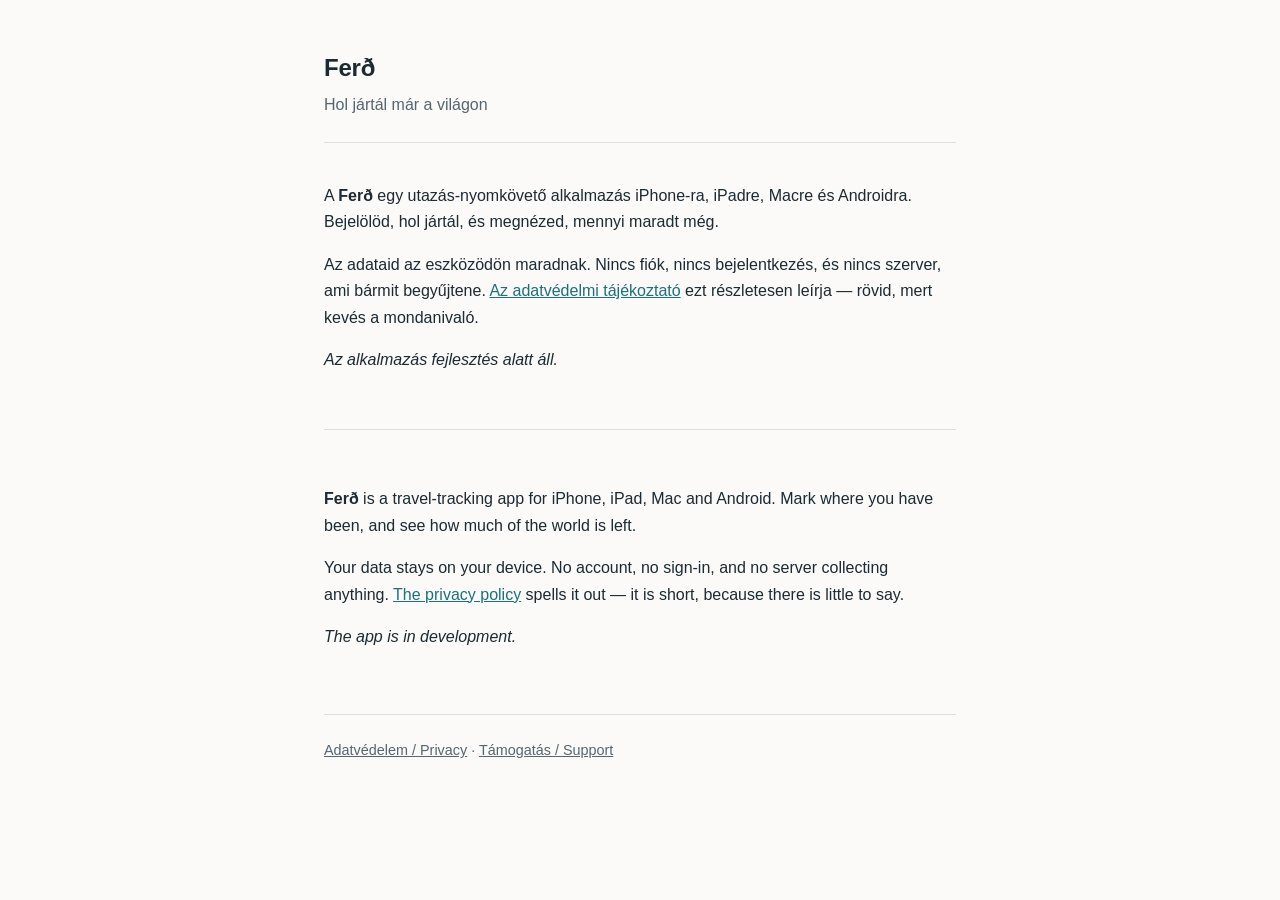
<file: index.html>
<!DOCTYPE html>
<html lang="hu">
<head>
<meta charset="utf-8">
<meta name="viewport" content="width=device-width, initial-scale=1">
<title>Ferð</title>
<meta name="description" content="Ferð — utazás-nyomkövető alkalmazás. Hol jártál már a világon.">
<link rel="stylesheet" href="style.css">
</head>
<body>
<div class="wrap">

<header class="site">
  <div class="name">Ferð</div>
  <div class="tag">Hol jártál már a világon</div>
</header>

<p>A <strong>Ferð</strong> egy utazás-nyomkövető alkalmazás iPhone-ra, iPadre, Macre és Androidra.
Bejelölöd, hol jártál, és megnézed, mennyi maradt még.</p>

<p>Az adataid az eszközödön maradnak. Nincs fiók, nincs bejelentkezés, és nincs szerver, ami bármit
begyűjtene. <a href="privacy.html">Az adatvédelmi tájékoztató</a> ezt részletesen leírja — rövid,
mert kevés a mondanivaló.</p>

<p><em>Az alkalmazás fejlesztés alatt áll.</em></p>

<hr>

<p><strong>Ferð</strong> is a travel-tracking app for iPhone, iPad, Mac and Android. Mark where you
have been, and see how much of the world is left.</p>

<p>Your data stays on your device. No account, no sign-in, and no server collecting anything.
<a href="privacy.html">The privacy policy</a> spells it out — it is short, because there is little to
say.</p>

<p><em>The app is in development.</em></p>

<footer class="site">
  <a href="privacy.html">Adatvédelem / Privacy</a> · <a href="support.html">Támogatás / Support</a>
</footer>

</div>
</body>
</html>
</file>
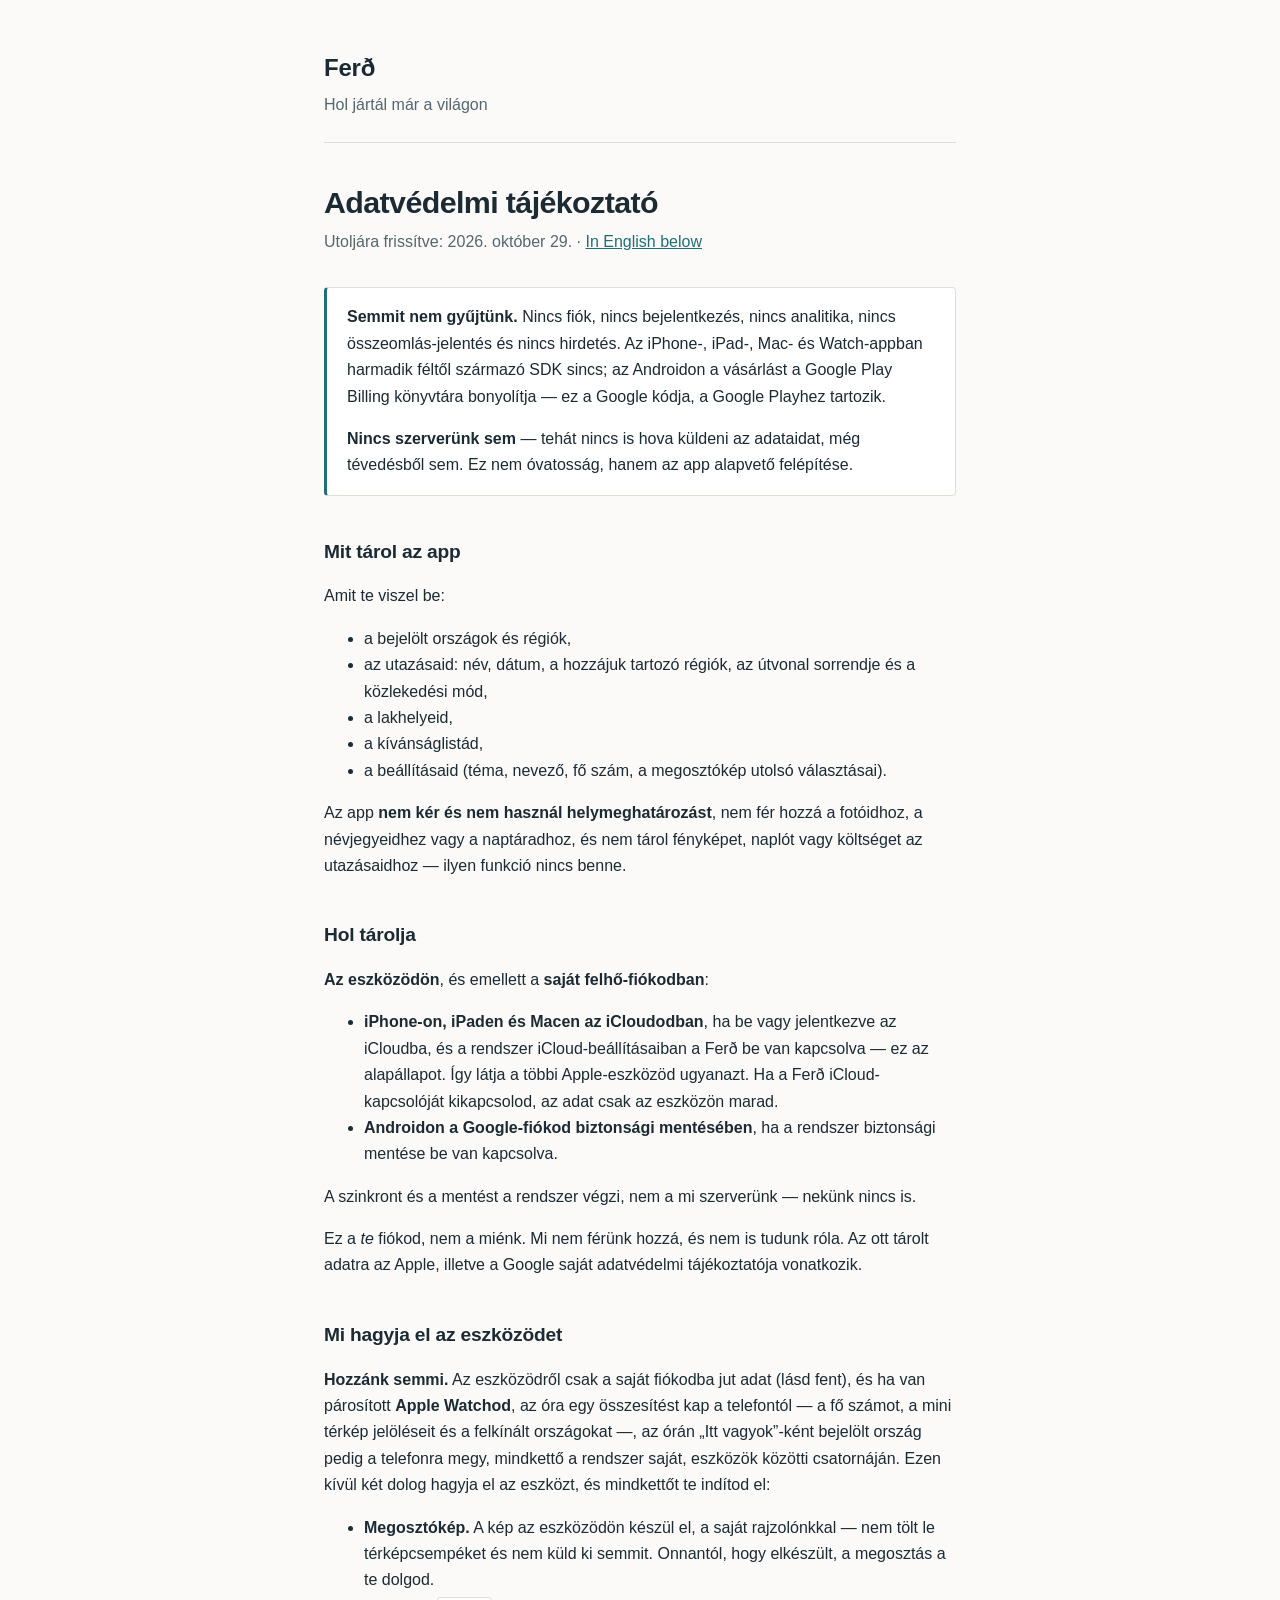
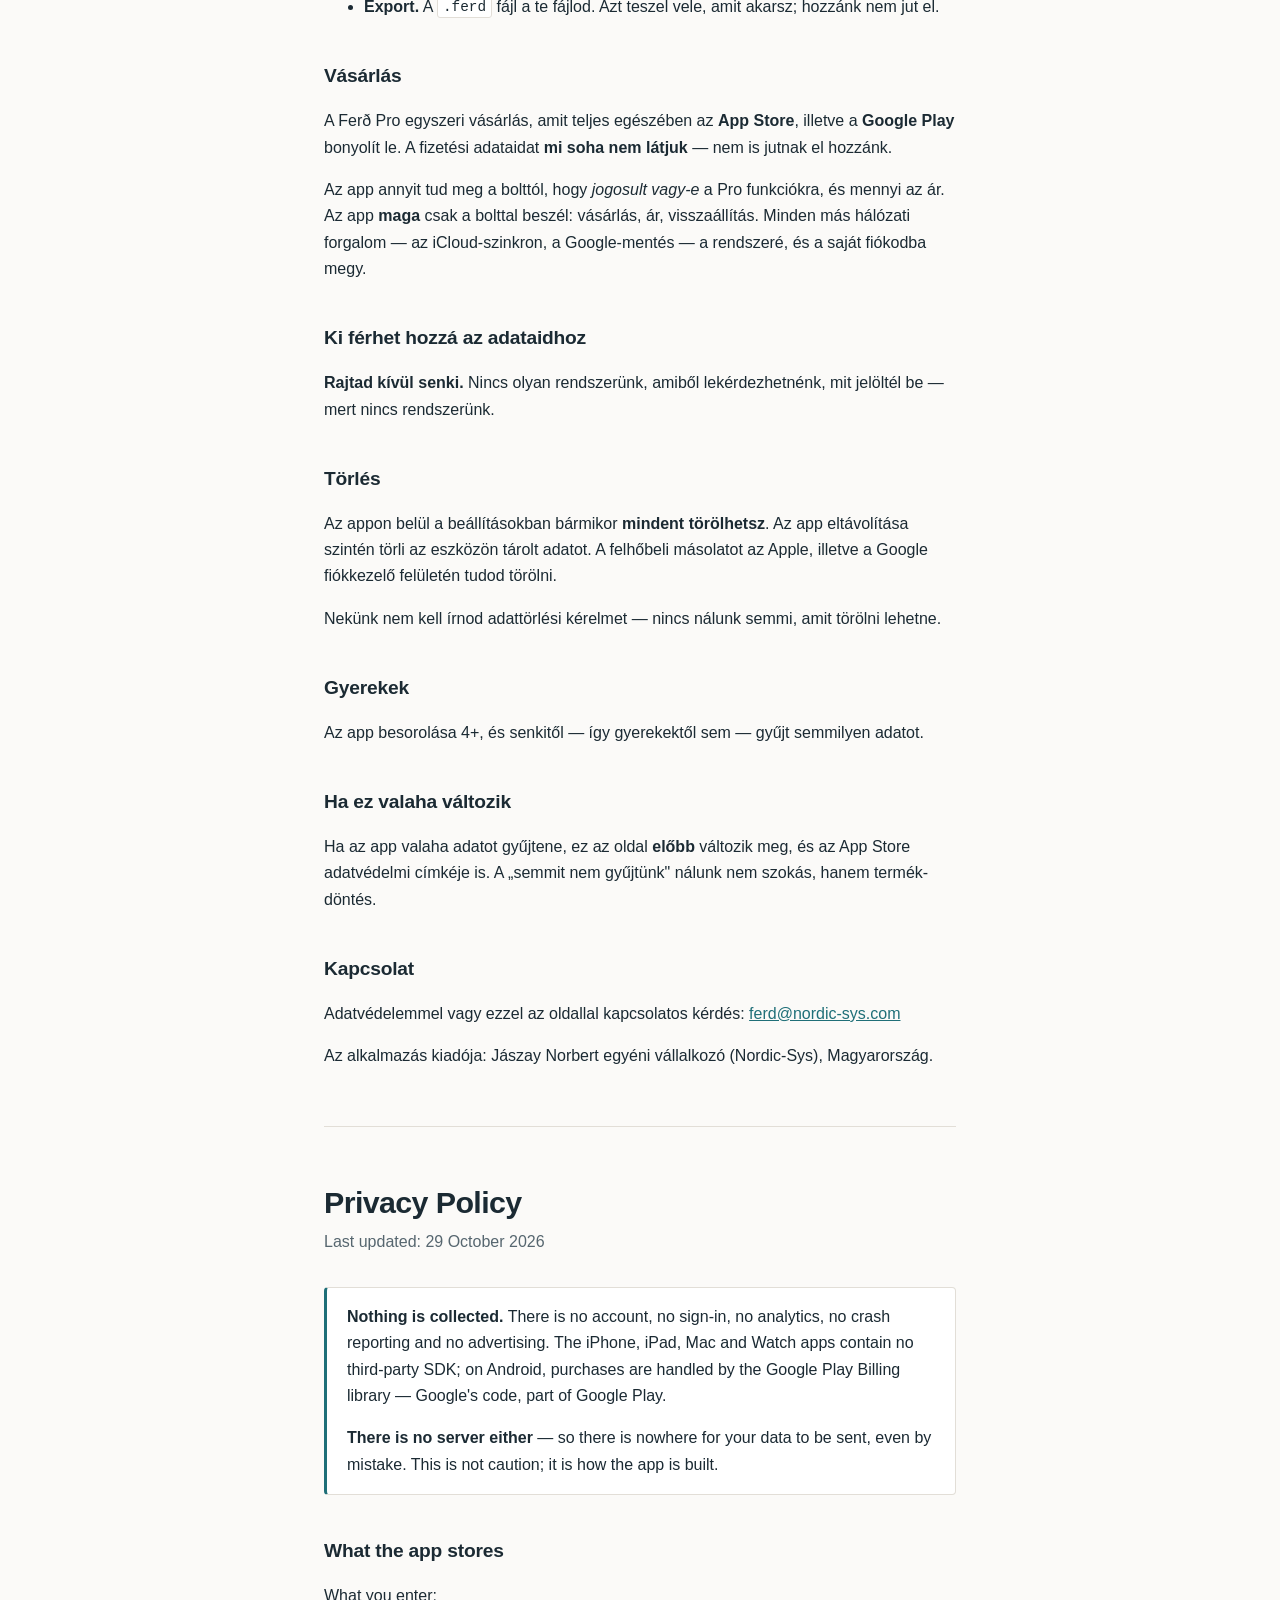
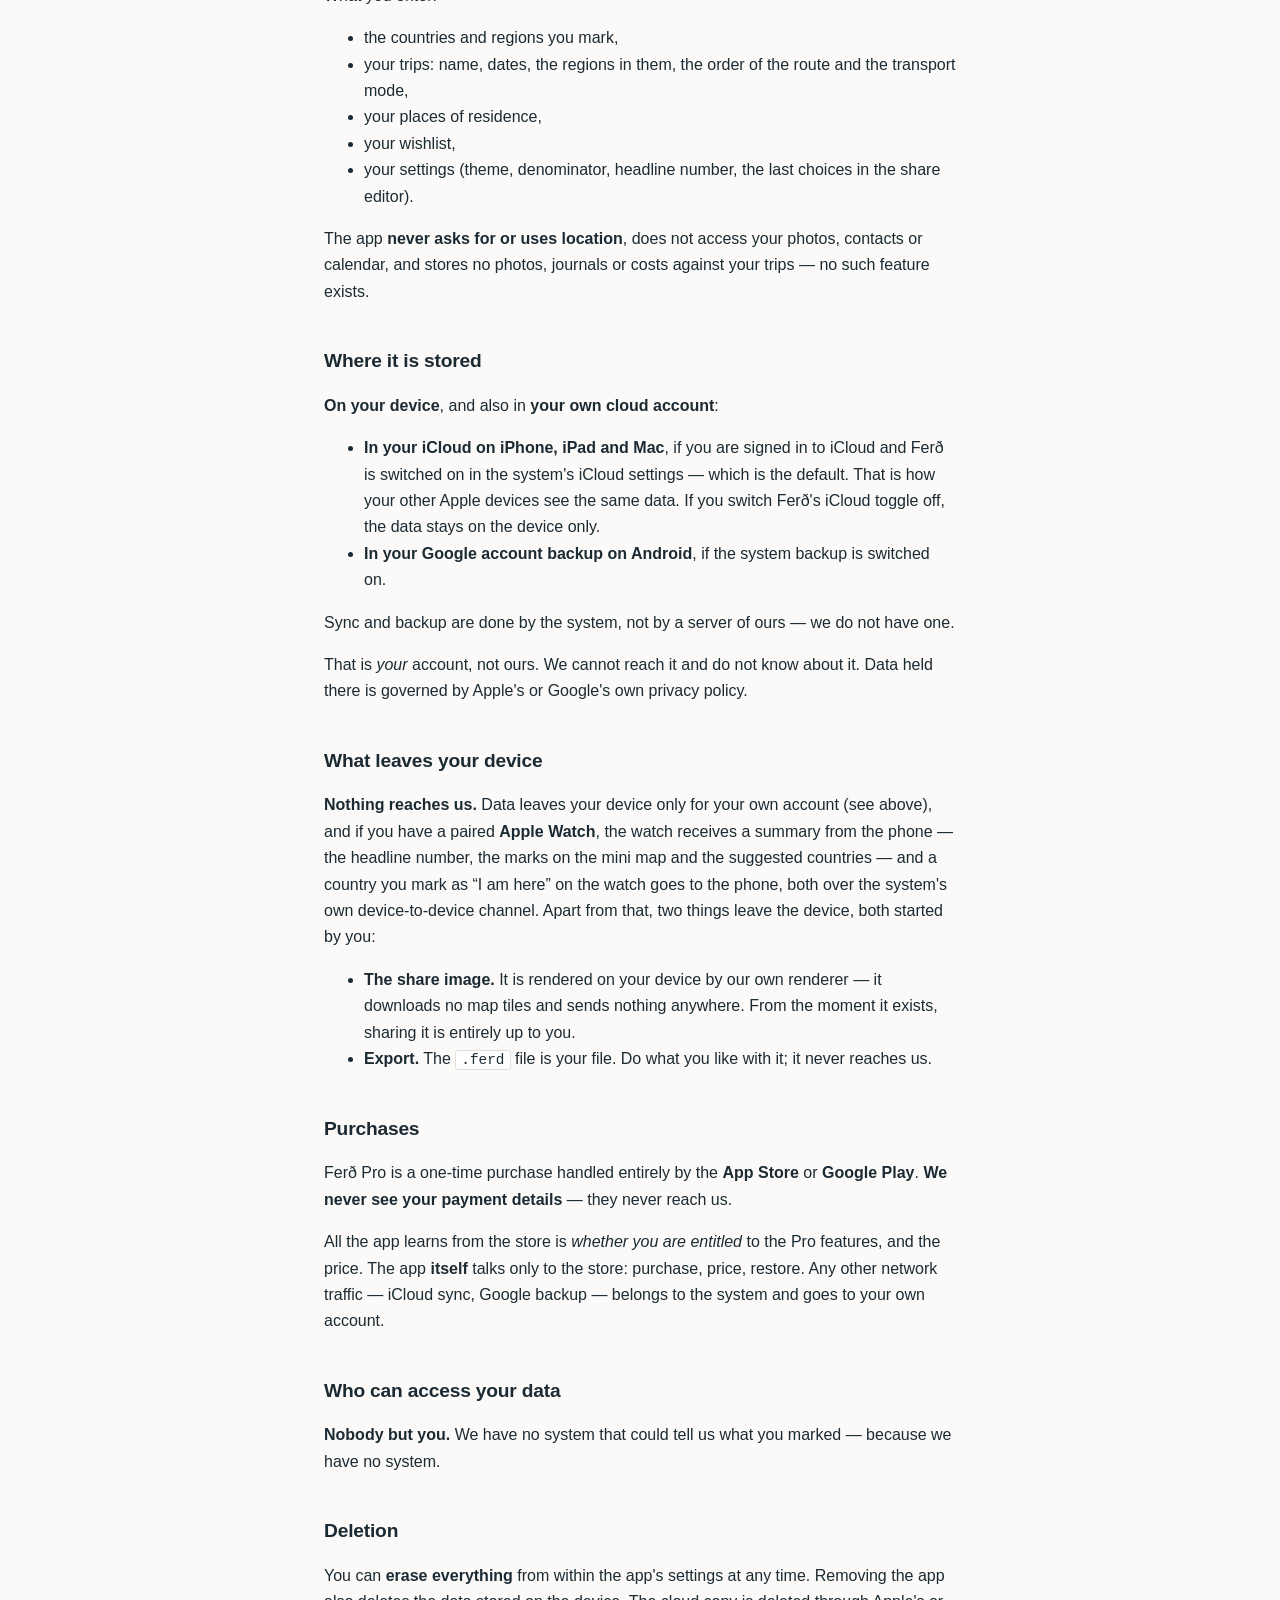
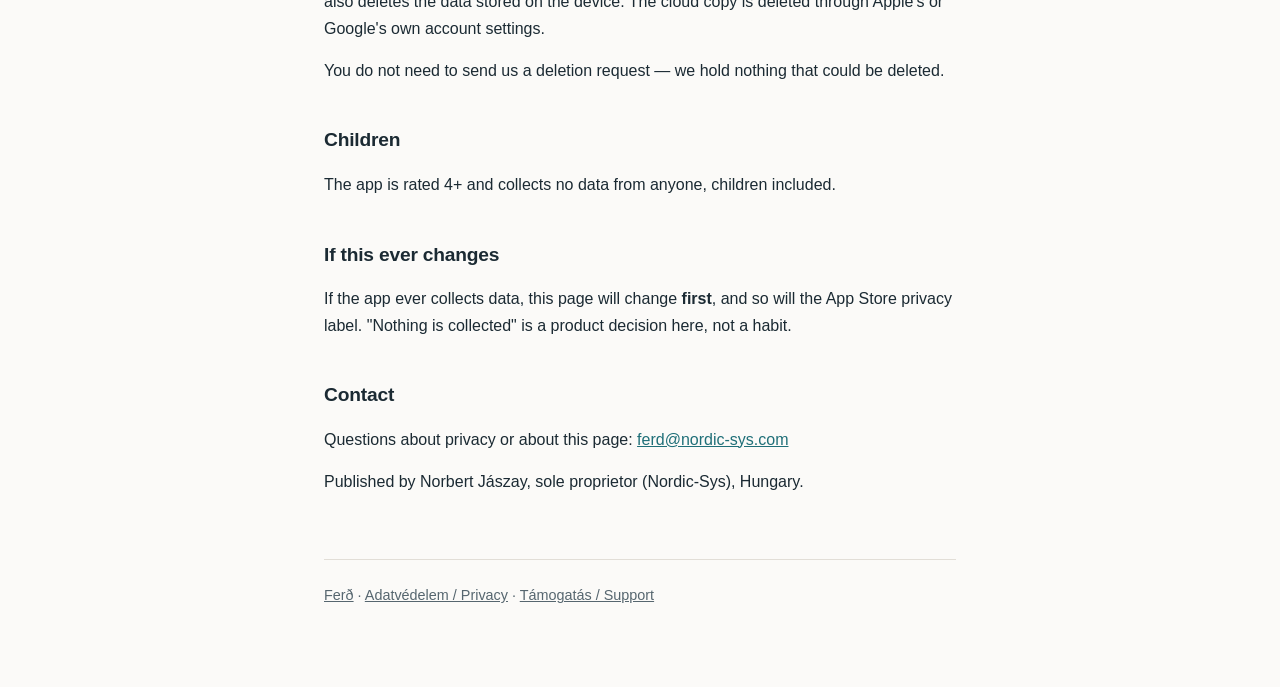
<file: privacy.html>
<!DOCTYPE html>
<html lang="hu">
<head>
<meta charset="utf-8">
<meta name="viewport" content="width=device-width, initial-scale=1">
<title>Adatvédelem · Ferð</title>
<meta name="description" content="Mit tárol a Ferð, hol tárolja, és mi hagyja el az eszközödet — hozzánk semmi.">
<link rel="stylesheet" href="style.css">
</head>
<body>
<div class="wrap">

<header class="site">
  <a href="./"><div class="name">Ferð</div></a>
  <div class="tag">Hol jártál már a világon</div>
</header>

<h1>Adatvédelmi tájékoztató</h1>
<p class="lede">Utoljára frissítve: 2026. október 29. · <a href="#en">In English below</a></p>

<div class="short">
<p><strong>Semmit nem gyűjtünk.</strong> Nincs fiók, nincs bejelentkezés, nincs analitika, nincs
összeomlás-jelentés és nincs hirdetés. Az iPhone-, iPad-, Mac- és Watch-appban harmadik féltől
származó SDK sincs; az Androidon a vásárlást a Google Play Billing könyvtára bonyolítja — ez a
Google kódja, a Google Playhez tartozik.</p>
<p><strong>Nincs szerverünk sem</strong> — tehát nincs is hova küldeni az adataidat, még tévedésből sem.
Ez nem óvatosság, hanem az app alapvető felépítése.</p>
</div>

<h2>Mit tárol az app</h2>
<p>Amit te viszel be:</p>
<ul>
  <li>a bejelölt országok és régiók,</li>
  <li>az utazásaid: név, dátum, a hozzájuk tartozó régiók, az útvonal sorrendje és a közlekedési mód,</li>
  <li>a lakhelyeid,</li>
  <li>a kívánságlistád,</li>
  <li>a beállításaid (téma, nevező, fő szám, a megosztókép utolsó választásai).</li>
</ul>
<p>Az app <strong>nem kér és nem használ helymeghatározást</strong>, nem fér hozzá a fotóidhoz, a
névjegyeidhez vagy a naptáradhoz, és nem tárol fényképet, naplót vagy költséget az
utazásaidhoz — ilyen funkció nincs benne.</p>

<h2>Hol tárolja</h2>
<p><strong>Az eszközödön</strong>, és emellett a <strong>saját felhő-fiókodban</strong>:</p>
<ul>
  <li><strong>iPhone-on, iPaden és Macen az iCloudodban</strong>, ha be vagy jelentkezve az iCloudba,
  és a rendszer iCloud-beállításaiban a Ferð be van kapcsolva — ez az alapállapot. Így látja a
  többi Apple-eszközöd ugyanazt. Ha a Ferð iCloud-kapcsolóját kikapcsolod, az adat csak az
  eszközön marad.</li>
  <li><strong>Androidon a Google-fiókod biztonsági mentésében</strong>, ha a rendszer biztonsági
  mentése be van kapcsolva.</li>
</ul>
<p>A szinkront és a mentést a rendszer végzi, nem a mi szerverünk — nekünk nincs is.</p>
<p>Ez a <em>te</em> fiókod, nem a miénk. Mi nem férünk hozzá, és nem is tudunk róla. Az ott tárolt
adatra az Apple, illetve a Google saját adatvédelmi tájékoztatója vonatkozik.</p>

<h2>Mi hagyja el az eszközödet</h2>
<p><strong>Hozzánk semmi.</strong> Az eszközödről csak a saját fiókodba jut adat (lásd fent), és ha
van párosított <strong>Apple Watchod</strong>, az óra egy összesítést kap a telefontól — a fő számot,
a mini térkép jelöléseit és a felkínált országokat —, az órán „Itt vagyok”-ként bejelölt ország
pedig a telefonra megy, mindkettő a rendszer saját, eszközök közötti csatornáján. Ezen kívül két dolog
hagyja el az eszközt, és mindkettőt te indítod el:</p>
<ul>
  <li><strong>Megosztókép.</strong> A kép az eszközödön készül el, a saját rajzolónkkal — nem tölt le
  térképcsempéket és nem küld ki semmit. Onnantól, hogy elkészült, a megosztás a te dolgod.</li>
  <li><strong>Export.</strong> A <code>.ferd</code> fájl a te fájlod. Azt teszel vele, amit akarsz;
  hozzánk nem jut el.</li>
</ul>

<h2>Vásárlás</h2>
<p>A Ferð Pro egyszeri vásárlás, amit teljes egészében az <strong>App Store</strong>, illetve a
<strong>Google Play</strong> bonyolít le. A fizetési adataidat <strong>mi soha nem látjuk</strong> —
nem is jutnak el hozzánk.</p>
<p>Az app annyit tud meg a bolttól, hogy <em>jogosult vagy-e</em> a Pro funkciókra, és mennyi az ár.
Az app <strong>maga</strong> csak a bolttal beszél: vásárlás, ár, visszaállítás. Minden más hálózati
forgalom — az iCloud-szinkron, a Google-mentés — a rendszeré, és a saját fiókodba megy.</p>

<h2>Ki férhet hozzá az adataidhoz</h2>
<p><strong>Rajtad kívül senki.</strong> Nincs olyan rendszerünk, amiből lekérdezhetnénk, mit jelöltél
be — mert nincs rendszerünk.</p>

<h2>Törlés</h2>
<p>Az appon belül a beállításokban bármikor <strong>mindent törölhetsz</strong>. Az app eltávolítása
szintén törli az eszközön tárolt adatot. A felhőbeli másolatot az Apple,
illetve a Google fiókkezelő felületén tudod törölni.</p>
<p>Nekünk nem kell írnod adattörlési kérelmet — nincs nálunk semmi, amit törölni lehetne.</p>

<h2>Gyerekek</h2>
<p>Az app besorolása 4+, és senkitől — így gyerekektől sem — gyűjt semmilyen adatot.</p>

<h2>Ha ez valaha változik</h2>
<p>Ha az app valaha adatot gyűjtene, ez az oldal <strong>előbb</strong> változik meg, és az App Store
adatvédelmi címkéje is. A „semmit nem gyűjtünk" nálunk nem szokás, hanem termék-döntés.</p>

<h2>Kapcsolat</h2>
<p>Adatvédelemmel vagy ezzel az oldallal kapcsolatos kérdés: <a href="mailto:ferd@nordic-sys.com">ferd@nordic-sys.com</a></p>
<p>Az alkalmazás kiadója: Jászay Norbert egyéni vállalkozó (Nordic-Sys), Magyarország.</p>

<hr id="en">

<h1>Privacy Policy</h1>
<p class="lede">Last updated: 29 October 2026</p>

<div class="short">
<p><strong>Nothing is collected.</strong> There is no account, no sign-in, no analytics, no crash
reporting and no advertising. The iPhone, iPad, Mac and Watch apps contain no third-party SDK; on
Android, purchases are handled by the Google Play Billing library — Google's code, part of Google
Play.</p>
<p><strong>There is no server either</strong> — so there is nowhere for your data to be sent, even by
mistake. This is not caution; it is how the app is built.</p>
</div>

<h2>What the app stores</h2>
<p>What you enter:</p>
<ul>
  <li>the countries and regions you mark,</li>
  <li>your trips: name, dates, the regions in them, the order of the route and the transport mode,</li>
  <li>your places of residence,</li>
  <li>your wishlist,</li>
  <li>your settings (theme, denominator, headline number, the last choices in the share editor).</li>
</ul>
<p>The app <strong>never asks for or uses location</strong>, does not access your photos, contacts or
calendar, and stores no photos, journals or costs against your trips — no such feature exists.</p>

<h2>Where it is stored</h2>
<p><strong>On your device</strong>, and also in <strong>your own cloud account</strong>:</p>
<ul>
  <li><strong>In your iCloud on iPhone, iPad and Mac</strong>, if you are signed in to iCloud and Ferð
  is switched on in the system's iCloud settings — which is the default. That is how your other Apple
  devices see the same data. If you switch Ferð's iCloud toggle off, the data stays on the device
  only.</li>
  <li><strong>In your Google account backup on Android</strong>, if the system backup is switched on.</li>
</ul>
<p>Sync and backup are done by the system, not by a server of ours — we do not have one.</p>
<p>That is <em>your</em> account, not ours. We cannot reach it and do not know about it. Data held
there is governed by Apple's or Google's own privacy policy.</p>

<h2>What leaves your device</h2>
<p><strong>Nothing reaches us.</strong> Data leaves your device only for your own account (see above),
and if you have a paired <strong>Apple Watch</strong>, the watch receives a summary from the phone —
the headline number, the marks on the mini map and the suggested countries — and a country you mark
as “I am here” on the watch goes to the phone, both over the system's own device-to-device channel.
Apart from that, two things leave the device, both started by you:</p>
<ul>
  <li><strong>The share image.</strong> It is rendered on your device by our own renderer — it
  downloads no map tiles and sends nothing anywhere. From the moment it exists, sharing it is
  entirely up to you.</li>
  <li><strong>Export.</strong> The <code>.ferd</code> file is your file. Do what you like with it; it
  never reaches us.</li>
</ul>

<h2>Purchases</h2>
<p>Ferð Pro is a one-time purchase handled entirely by the <strong>App Store</strong> or
<strong>Google Play</strong>. <strong>We never see your payment details</strong> — they never reach us.</p>
<p>All the app learns from the store is <em>whether you are entitled</em> to the Pro features, and the
price. The app <strong>itself</strong> talks only to the store: purchase, price, restore. Any other network
traffic — iCloud sync, Google backup — belongs to the system and goes to your own account.</p>

<h2>Who can access your data</h2>
<p><strong>Nobody but you.</strong> We have no system that could tell us what you marked — because we
have no system.</p>

<h2>Deletion</h2>
<p>You can <strong>erase everything</strong> from within the app's settings at any time. Removing the
app also deletes the data stored on the device. The cloud copy is deleted
through Apple's or Google's own account settings.</p>
<p>You do not need to send us a deletion request — we hold nothing that could be deleted.</p>

<h2>Children</h2>
<p>The app is rated 4+ and collects no data from anyone, children included.</p>

<h2>If this ever changes</h2>
<p>If the app ever collects data, this page will change <strong>first</strong>, and so will the App
Store privacy label. "Nothing is collected" is a product decision here, not a habit.</p>

<h2>Contact</h2>
<p>Questions about privacy or about this page: <a href="mailto:ferd@nordic-sys.com">ferd@nordic-sys.com</a></p>
<p>Published by Norbert Jászay, sole proprietor (Nordic-Sys), Hungary.</p>

<footer class="site">
  <a href="./">Ferð</a> · <a href="privacy.html">Adatvédelem / Privacy</a> · <a href="support.html">Támogatás / Support</a>
</footer>

</div>
</body>
</html>
</file>
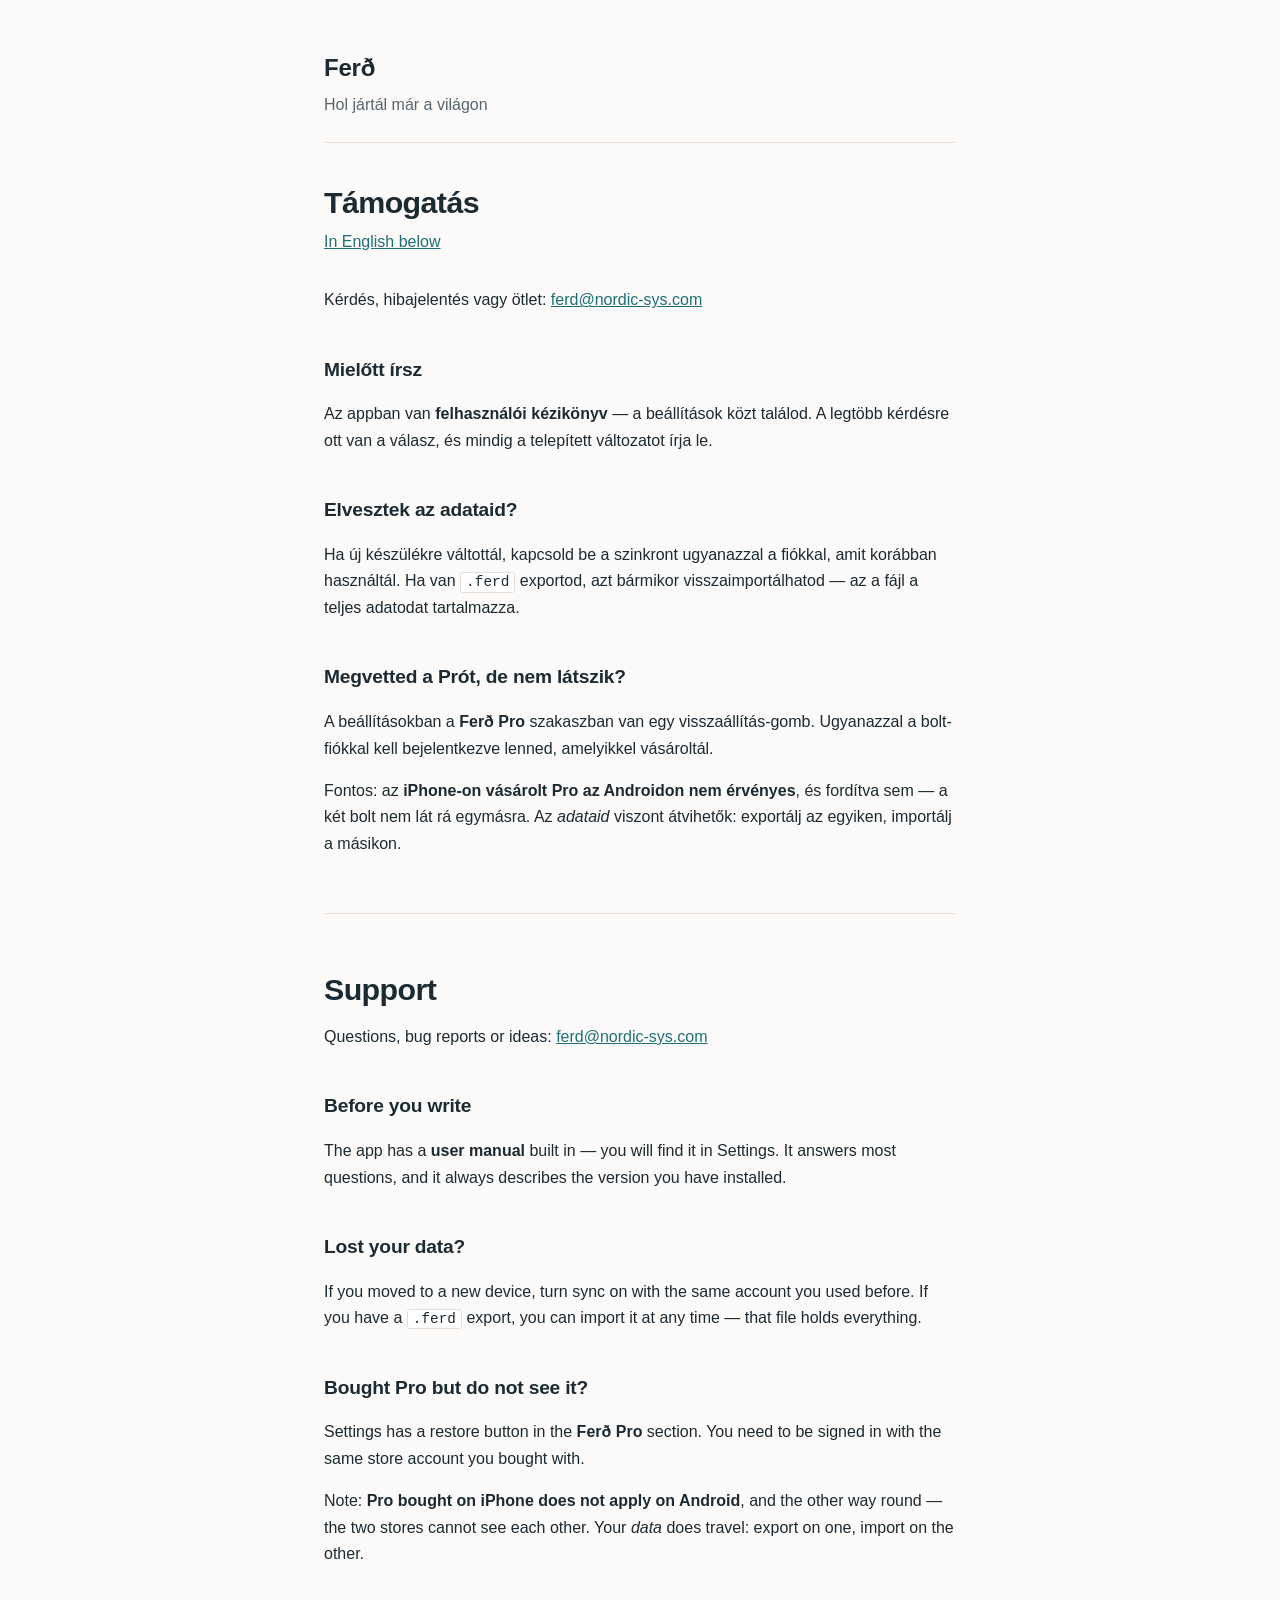
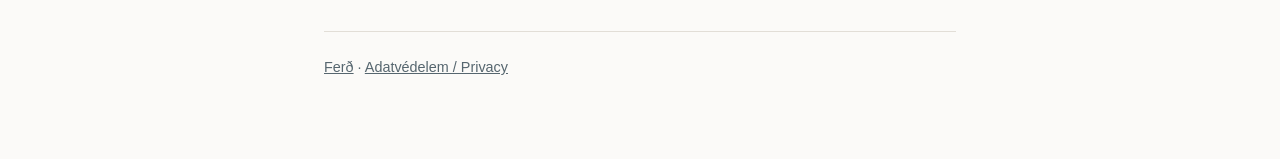
<file: support.html>
<!DOCTYPE html>
<html lang="hu">
<head>
<meta charset="utf-8">
<meta name="viewport" content="width=device-width, initial-scale=1">
<title>Támogatás · Ferð</title>
<meta name="description" content="Segítség a Ferð alkalmazáshoz.">
<link rel="stylesheet" href="style.css">
</head>
<body>
<div class="wrap">

<header class="site">
  <a href="./"><div class="name">Ferð</div></a>
  <div class="tag">Hol jártál már a világon</div>
</header>

<h1>Támogatás</h1>
<p class="lede"><a href="#en">In English below</a></p>

<p>Kérdés, hibajelentés vagy ötlet: <a href="mailto:ferd@nordic-sys.com">ferd@nordic-sys.com</a></p>

<h2>Mielőtt írsz</h2>
<p>Az appban van <strong>felhasználói kézikönyv</strong> — a beállítások közt találod. A legtöbb
kérdésre ott van a válasz, és mindig a telepített változatot írja le.</p>

<h2>Elvesztek az adataid?</h2>
<p>Ha új készülékre váltottál, kapcsold be a szinkront ugyanazzal a fiókkal, amit korábban használtál.
Ha van <code>.ferd</code> exportod, azt bármikor visszaimportálhatod — az a fájl a teljes adatodat
tartalmazza.</p>

<h2>Megvetted a Prót, de nem látszik?</h2>
<p>A beállításokban a <strong>Ferð Pro</strong> szakaszban van egy visszaállítás-gomb. Ugyanazzal a
bolt-fiókkal kell bejelentkezve lenned, amelyikkel vásároltál.</p>
<p>Fontos: az <strong>iPhone-on vásárolt Pro az Androidon nem érvényes</strong>, és fordítva sem — a
két bolt nem lát rá egymásra. Az <em>adataid</em> viszont átvihetők: exportálj az egyiken, importálj a
másikon.</p>

<hr id="en">

<h1>Support</h1>

<p>Questions, bug reports or ideas: <a href="mailto:ferd@nordic-sys.com">ferd@nordic-sys.com</a></p>

<h2>Before you write</h2>
<p>The app has a <strong>user manual</strong> built in — you will find it in Settings. It answers most
questions, and it always describes the version you have installed.</p>

<h2>Lost your data?</h2>
<p>If you moved to a new device, turn sync on with the same account you used before. If you have a
<code>.ferd</code> export, you can import it at any time — that file holds everything.</p>

<h2>Bought Pro but do not see it?</h2>
<p>Settings has a restore button in the <strong>Ferð Pro</strong> section. You need to be signed in
with the same store account you bought with.</p>
<p>Note: <strong>Pro bought on iPhone does not apply on Android</strong>, and the other way round —
the two stores cannot see each other. Your <em>data</em> does travel: export on one, import on the
other.</p>

<footer class="site">
  <a href="./">Ferð</a> · <a href="privacy.html">Adatvédelem / Privacy</a>
</footer>

</div>
</body>
</html>
</file>
<file: style.css>
/* Ferð — a nyilvános oldal.
   Egyetlen stíluslap, build nélkül. Ha ez valaha Astróvá nő (mint a Helsáé),
   ez a fájl a kiindulás, nem a szemét. */

:root {
  --bg: #fbfaf8;
  --surface: #ffffff;
  --ink: #1b2a33;
  --ink-soft: #56666f;
  --line: #e2ded7;
  --accent: #1f6f78;
}

@media (prefers-color-scheme: dark) {
  :root {
    --bg: #10171c;
    --surface: #162026;
    --ink: #e7edf1;
    --ink-soft: #9fb0ba;
    --line: #26333c;
    --accent: #5fb6bd;
  }
}

* { box-sizing: border-box; }

body {
  margin: 0;
  background: var(--bg);
  color: var(--ink);
  font: 16px/1.65 -apple-system, BlinkMacSystemFont, "Segoe UI", Roboto, sans-serif;
  -webkit-text-size-adjust: 100%;
}

.wrap { max-width: 42rem; margin: 0 auto; padding: 3rem 1.25rem 5rem; }

header.site { border-bottom: 1px solid var(--line); padding-bottom: 1.5rem; margin-bottom: 2.5rem; }
header.site a { color: inherit; text-decoration: none; }
header.site .name { font-size: 1.5rem; font-weight: 600; letter-spacing: -0.01em; }
header.site .tag { color: var(--ink-soft); margin-top: .25rem; }

h1 { font-size: 1.9rem; line-height: 1.25; letter-spacing: -0.02em; margin: 0 0 .5rem; }
h2 { font-size: 1.2rem; margin: 2.5rem 0 .75rem; letter-spacing: -0.01em; }
h3 { font-size: 1rem; margin: 1.75rem 0 .5rem; }

p, li { color: var(--ink); }
.lede { color: var(--ink-soft); margin: 0 0 2rem; }

a { color: var(--accent); }

hr { border: 0; border-top: 1px solid var(--line); margin: 3.5rem 0; }

.short {
  background: var(--surface);
  border: 1px solid var(--line);
  border-left: 3px solid var(--accent);
  border-radius: 4px;
  padding: 1rem 1.25rem;
}
.short p:first-child { margin-top: 0; }
.short p:last-child { margin-bottom: 0; }

footer.site { margin-top: 4rem; padding-top: 1.5rem; border-top: 1px solid var(--line); color: var(--ink-soft); font-size: .9rem; }
footer.site a { color: var(--ink-soft); }

code { font-size: .9em; background: var(--surface); border: 1px solid var(--line); border-radius: 3px; padding: .1em .35em; }
</file>
